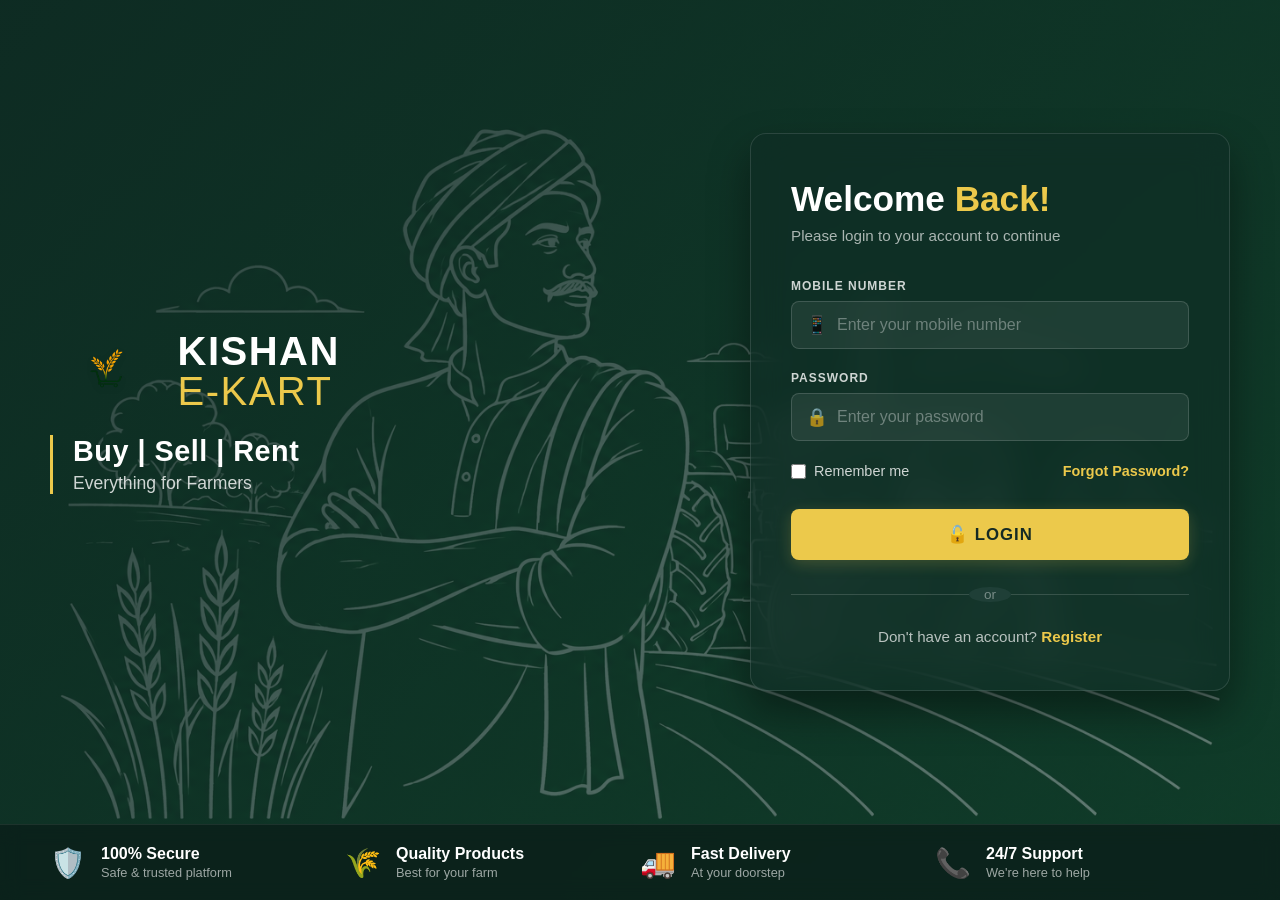
<file: index.html>
<!DOCTYPE html>
<html lang="en">

<head>
    <meta charset="UTF-8">
    <meta name="viewport" content="width=device-width, initial-scale=1.0">
    <title>Kishan E-Kart - Login</title>
    <link rel="icon" type="image/png" href="images/logo.png">
    <link rel="stylesheet" href="style.css">
</head>

<body>

    <div class="auth-page-wrapper">
        <img src="images/auth-vector.png" alt="Farm Background" class="auth-bg-img">
        <div class="auth-screen-overlay"></div>

        <div class="auth-main-container">

            <div class="auth-left-brand">
                <div class="brand">
                    <img src="images/logo.png" alt="Logo" class="logo-img">
                    <h1>KISHAN<br><span>E-KART</span></h1>
                </div>
                <div class="tagline-box">
                    <p class="tagline">Buy | Sell | Rent</p>
                    <p class="sub-tagline">Everything for Farmers</p>
                </div>
            </div>

            <div class="auth-floating-card">
                <h2>Welcome <span class="highlight">Back!</span></h2>
                <p class="card-subtext">Please login to your account to continue</p>

                <form id="loginForm">
                    <div class="input-group-custom">
                        <label>Mobile Number</label>
                        <div class="input-field-wrapper">
                            <span class="input-icon">📱</span>
                            <input type="tel" id="loginMobile" placeholder="Enter your mobile number" required>
                        </div>
                    </div>

                    <div class="input-group-custom">
                        <label>Password</label>
                        <div class="input-field-wrapper">
                            <span class="input-icon">🔒</span>
                            <input type="password" id="loginPassword" placeholder="Enter your password" required>
                        </div>
                    </div>

                    <div class="form-options-custom">
                        <label class="remember-me-custom">
                            <input type="checkbox"> Remember me
                        </label>
                        <a href="#" class="forgot-pass-custom">Forgot Password?</a>
                    </div>

                    <button type="submit" class="auth-solid-btn">🔓 LOGIN</button>
                </form>

                <div class="or-divider"><span>or</span></div>

                <p class="switch-auth-custom">Don't have an account? <a href="register.html">Register</a></p>
            </div>

        </div>

        <div class="auth-footer-badges">
            <div class="badge-item"><span class="badge-icon">🛡️</span>
                <div>
                    <h4>100% Secure</h4>
                    <p>Safe & trusted platform</p>
                </div>
            </div>
            <div class="badge-item"><span class="badge-icon">🌾</span>
                <div>
                    <h4>Quality Products</h4>
                    <p>Best for your farm</p>
                </div>
            </div>
            <div class="badge-item"><span class="badge-icon">🚚</span>
                <div>
                    <h4>Fast Delivery</h4>
                    <p>At your doorstep</p>
                </div>
            </div>
            <div class="badge-item"><span class="badge-icon">📞</span>
                <div>
                    <h4>24/7 Support</h4>
                    <p>We're here to help</p>
                </div>
            </div>
        </div>
    </div>

    <script src="auth.js"></script>
</body>

</html>
</file>
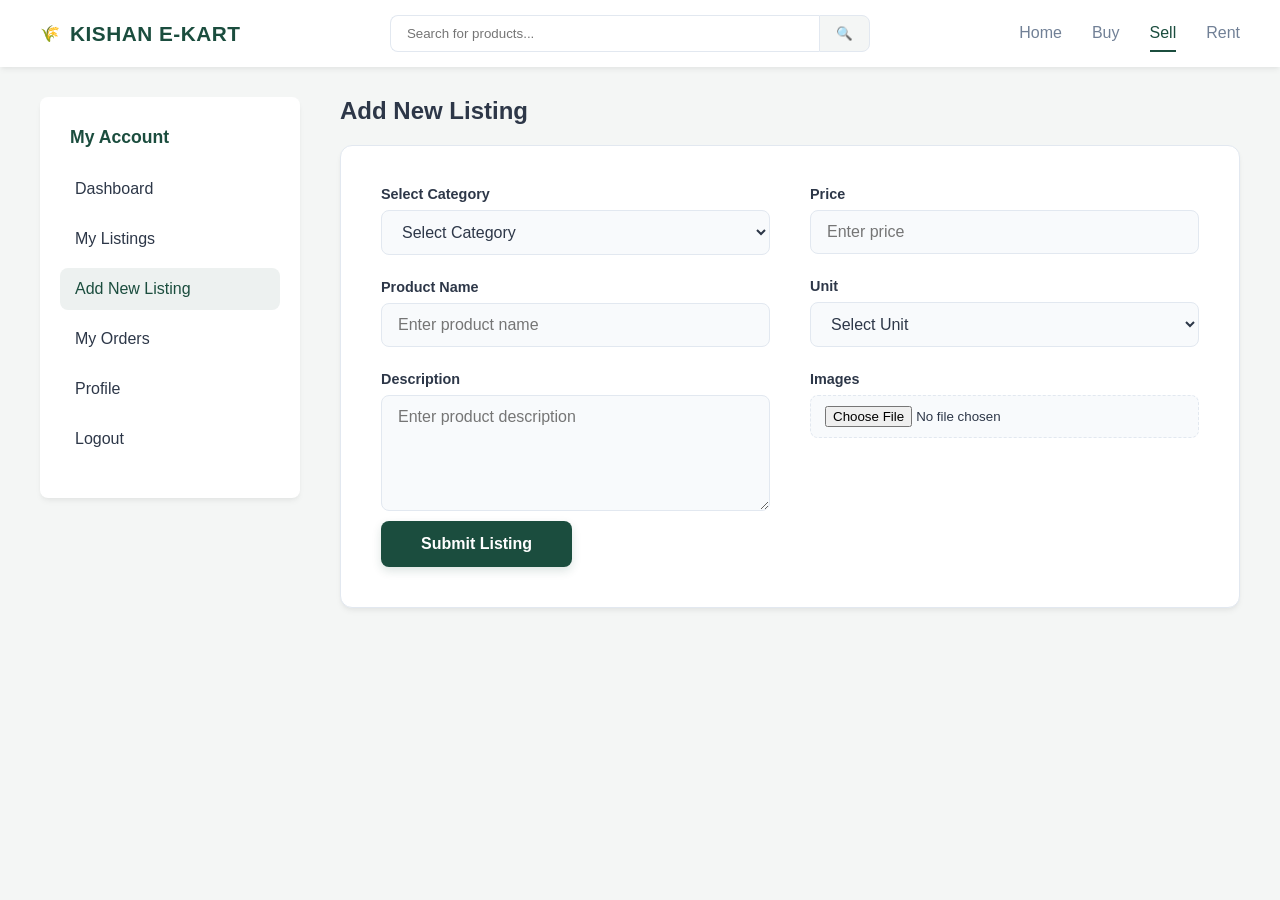
<file: add-listing.html>
<!DOCTYPE html>
<html lang="en">
<head>
    <meta charset="UTF-8">
    <meta name="viewport" content="width=device-width, initial-scale=1.0">
    <title>Sell - Add New Listing</title>
    <link rel="icon" type="image/png" href="images/logo-small.png">
    <link rel="stylesheet" href="style.css">
</head>
<body>

    <header class="main-header">
        <div class="header-logo">
            <span class="icon">🌾</span>
            <h2>KISHAN E-KART</h2>
        </div>
        <div class="search-bar-container">
            <input type="text" placeholder="Search for products...">
            <button class="search-btn">🔍</button>
        </div>
        <nav class="nav-links">
            <a href="home.html">Home</a>
            <a href="categories.html">Buy</a>
            <a href="my-listings.html" class="active">Sell</a>
            <a href="rent.html">Rent</a>
        </nav>
    </header>

    <div class="layout-container">
        <aside class="sidebar-menu">
            <h3>My Account</h3>
            <ul>
                <li><a href="#">Dashboard</a></li>
                <li><a href="my-listings.html">My Listings</a></li>
                <li><a href="add-listing.html" class="active">Add New Listing</a></li>
                <li><a href="#">My Orders</a></li>
                <li><a href="#">Profile</a></li>
                <li><a href="index.html">Logout</a></li>
            </ul>
        </aside>

        <main class="content-area">
            <h2>Add New Listing</h2>
            
            <form id="addListingForm" class="listing-form">
                <div class="form-grid">
                    <div class="form-left">
                        <div class="input-group">
                            <label>Select Category</label>
                            <select id="listCategory" required>
                                <option value="">Select Category</option>
                                <option value="seeds">Seeds</option>
                                <option value="fertilizers">Fertilizers</option>
                                <option value="machinery">Machinery/Tools</option>
                            </select>
                        </div>

                        <div class="input-group">
                            <label>Product Name</label>
                            <input type="text" id="listName" placeholder="Enter product name" required>
                        </div>

                        <div class="input-group">
                            <label>Description</label>
                            <textarea id="listDesc" rows="5" placeholder="Enter product description" required></textarea>
                        </div>
                    </div>

                    <div class="form-right">
                        <div class="input-group">
                            <label>Price</label>
                            <input type="number" id="listPrice" placeholder="Enter price" required>
                        </div>

                        <div class="input-group">
                            <label>Unit</label>
                            <select id="listUnit" required>
                                <option value="">Select Unit</option>
                                <option value="kg">per kg</option>
                                <option value="quintal">per Quintal</option>
                                <option value="day">per day (For Rent)</option>
                            </select>
                        </div>

                        <div class="input-group">
                            <label>Images</label>
                            <input type="file" id="listImage">
                        </div>
                    </div>
                </div>

                <button type="submit" class="submit-btn">Submit Listing</button>
            </form>
        </main>
    </div>

    <script src="script.js"></script>
</body>
</html>
</file>
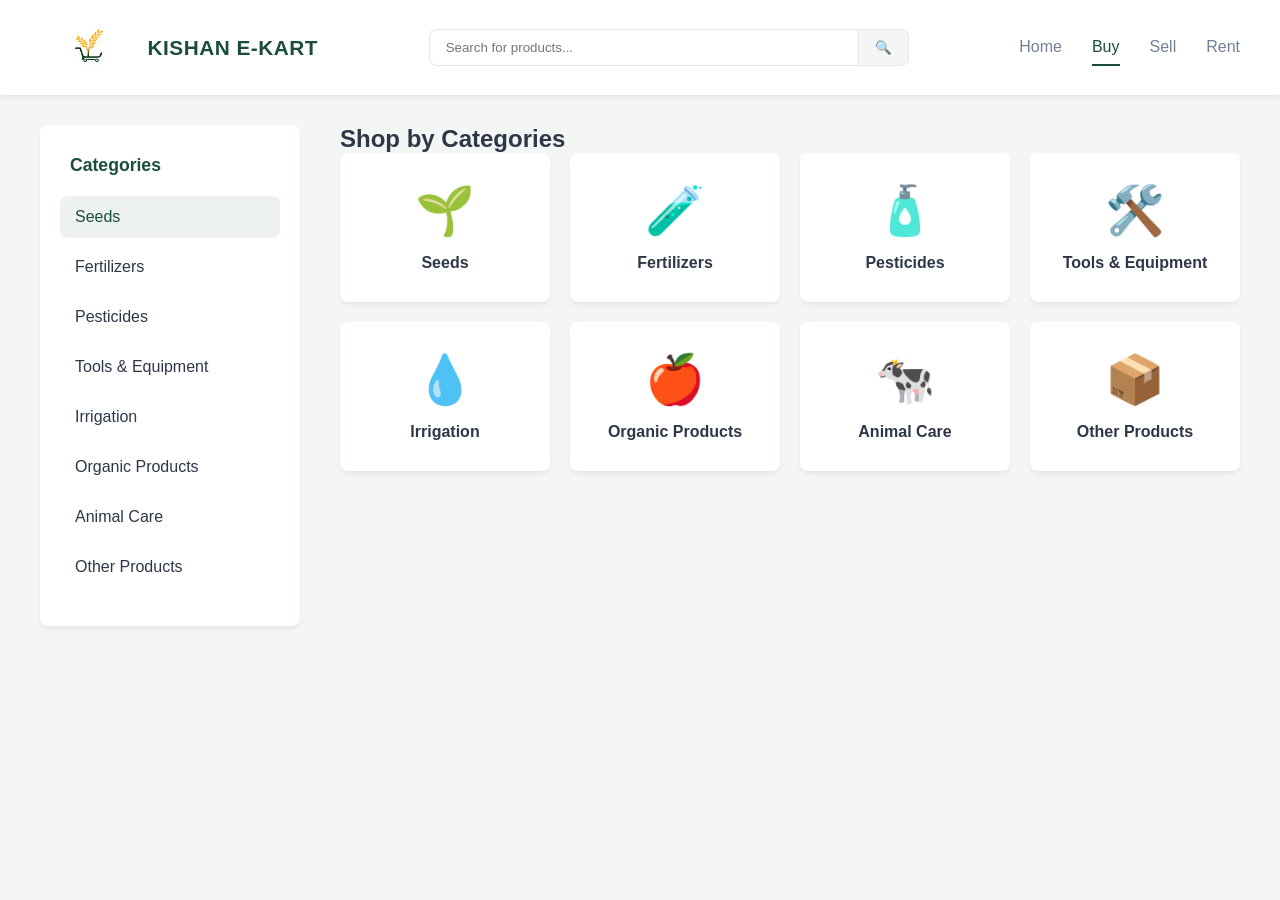
<file: categories.html>
<!DOCTYPE html>
<html lang="en">
<head>
    <meta charset="UTF-8">
    <meta name="viewport" content="width=device-width, initial-scale=1.0">
    <title>Buy - Categories</title>
    <link rel="icon" type="image/png" href="images/logo-small.png">
    <link rel="stylesheet" href="style.css">
</head>
<body>

    <header class="main-header">
        <div class="header-logo">
    <img src="images/logo.png" alt="Logo" class="logo-img">
    <h2>KISHAN E-KART</h2>
</div>
        <div class="search-bar-container">
            <input type="text" placeholder="Search for products...">
            <button class="search-btn">🔍</button>
        </div>
        <nav class="nav-links">
            <a href="home.html">Home</a>
            <a href="categories.html" class="active">Buy</a>
            <a href="my-listings.html">Sell</a>
            <a href="rent.html">Rent</a>
        </nav>
    </header>

    <div class="layout-container">
        <aside class="sidebar-menu">
            <h3>Categories</h3>
            <ul>
                <li><a href="products.html?cat=seeds" class="active">Seeds</a></li>
                <li><a href="#">Fertilizers</a></li>
                <li><a href="#">Pesticides</a></li>
                <li><a href="#">Tools & Equipment</a></li>
                <li><a href="#">Irrigation</a></li>
                <li><a href="#">Organic Products</a></li>
                <li><a href="#">Animal Care</a></li>
                <li><a href="#">Other Products</a></li>
            </ul>
        </aside>

        <main class="content-area">
            <h2 class="section-title">Shop by Categories</h2>
            
            <div class="categories-grid">
                <a href="products.html?cat=seeds" class="category-box">
                    <div class="img-box">🌱</div>
                    <p>Seeds</p>
                </a>
                <div class="category-box">
                    <div class="img-box">🧪</div>
                    <p>Fertilizers</p>
                </div>
                <div class="category-box">
                    <div class="img-box">🧴</div>
                    <p>Pesticides</p>
                </div>
                <div class="category-box">
                    <div class="img-box">🛠️</div>
                    <p>Tools & Equipment</p>
                </div>
                <div class="category-box">
                    <div class="img-box">💧</div>
                    <p>Irrigation</p>
                </div>
                <div class="category-box">
                    <div class="img-box">🍎</div>
                    <p>Organic Products</p>
                </div>
                <div class="category-box">
                    <div class="img-box">🐄</div>
                    <p>Animal Care</p>
                </div>
                <div class="category-box">
                    <div class="img-box">📦</div>
                    <p>Other Products</p>
                </div>
            </div>
        </main>
    </div>

    <script src="script.js"></script>
</body>
</html>
</file>
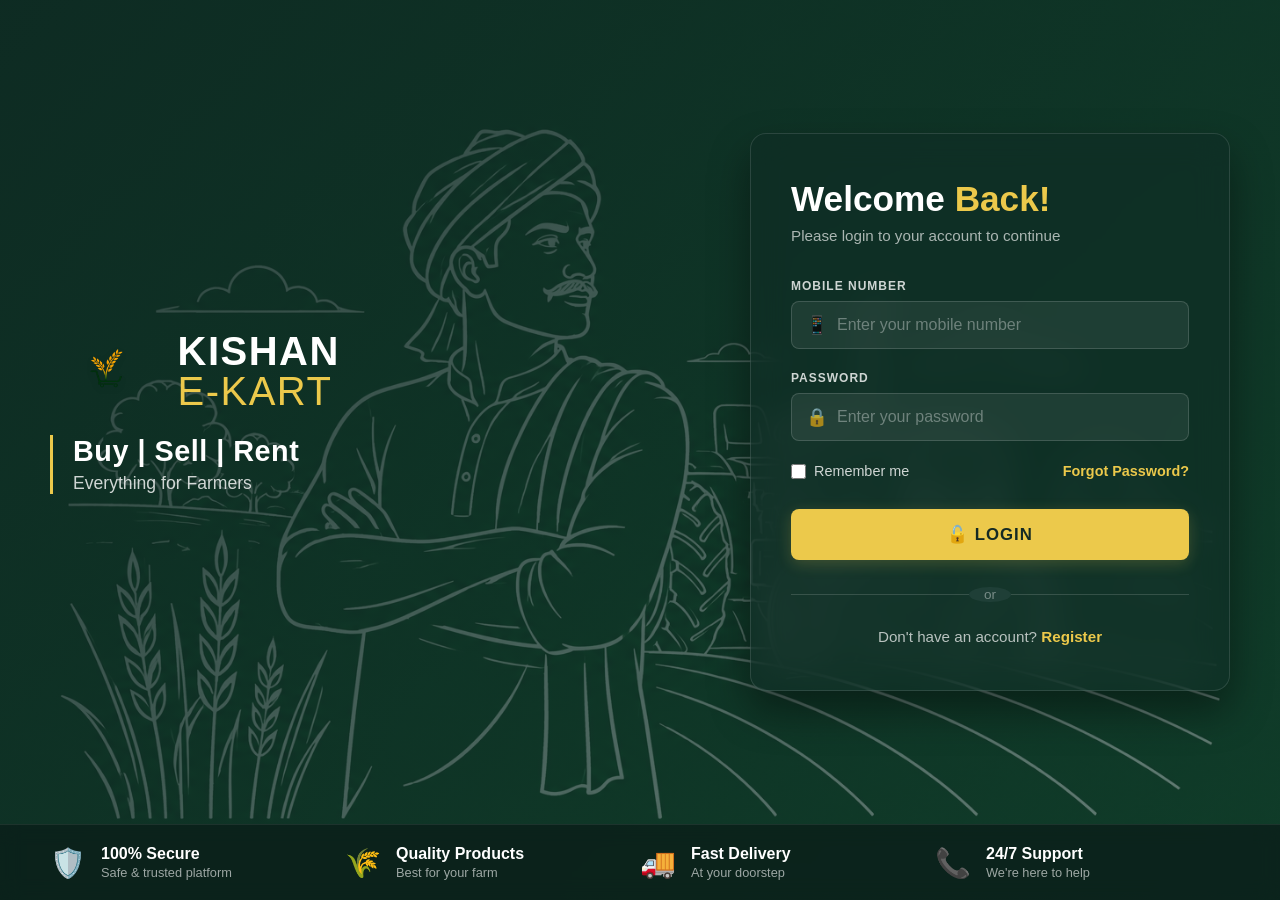
<file: home.html>
<!DOCTYPE html>
<html lang="en">
<head>
    <meta charset="UTF-8">
    <meta name="viewport" content="width=device-width, initial-scale=1.0">
    <title>Kishan E-Kart - Home</title>
    <link rel="icon" type="image/png" href="images/logo.png">
    <link rel="stylesheet" href="style.css">
</head>
<body>

    <div id="loader">
        <div class="loader-content">
            <div class="loader-icon-wrapper">
                <svg class="loader-svg" viewBox="0 0 64 64" fill="none" xmlns="http://www.w3.org/2000/svg">
                    <path d="M32 60V34M32 34C32 26 24 20 14 22C14 22 18 32 32 34ZM32 34C32 24 42 16 52 16C52 16 50 28 32 34Z" stroke="#ffffff" stroke-width="4" stroke-linecap="round" stroke-linejoin="round"/>
                </svg>
            </div>
            <div class="loader-bar-container">
                <div class="loader-progress-bar"></div>
            </div>
            <p class="loader-text">KISHAN E-KART</p>
        </div>
    </div>

    <header class="main-header">
        <div class="header-logo">
            <img src="images/logo.png" alt="Logo" class="logo-img">
            <h2>KISHAN E-KART</h2>
        </div>
        <div class="search-bar-container">
            <input type="text" placeholder="સર્વિસ, સાધનો, ઉત્પાદનો શોધો...">
            <button class="search-btn">🔍</button>
        </div>
        <nav class="nav-links">
            <a href="home.html" class="active">હોમ</a>
            <a href="categories.html">خરીદો</a>
            <a href="my-listings.html">વેચો</a>
            <a href="rent.html">ભાડે લો</a>
            <a href="#" id="logoutBtn">લોગઆઉટ</a>
        </nav>
    </header>

    <main class="home-main-wrapper">
        
        <section class="premium-hero-banner">
            <img src="images/farm-banner.png" alt="Farm Banner" class="banner-background-image">
            <div class="banner-left-overlay"></div> <div class="banner-inner-content">
                <h1>તમારું સ્વાગત છે!</h1>
                <p class="subtitle">ખરીદો, વેચો અને ભાડે લો - ખેડૂતો માટે બધું જ એક જગ્યાએ.</p>
            </div>
        </section>

        <section class="clean-services-grid">
            
            <div class="service-main-card">
                <div class="card-img-holder">
                    <img src="images/wheat.png" alt="ખરીદો">
                </div>
                <div class="card-main-info">
                    <h3>ખરીદો</h3>
                    <p>ઉત્પાદનો ખરીદો</p>
                    <a href="categories.html" class="card-solid-action-btn">જુઓ</a>
                </div>
            </div>

            <div class="service-main-card">
                <div class="card-img-holder">
                    <img src="images/maize.png" alt="વેચો">
                </div>
                <div class="card-main-info">
                    <h3>વેચો</h3>
                    <p>ઉત્પાદનો વેચો</p>
                    <a href="my-listings.html" class="card-solid-action-btn">વેચો</a>
                </div>
            </div>

            <div class="service-main-card">
                <div class="card-img-holder">
                    <img src="images/tractor.png" alt="ભાડે લો">
                </div>
                <div class="card-main-info">
                    <h3>ભાડે લો</h3>
                    <p>સાધનો ભાડે લો</p>
                    <a href="rent.html" class="card-solid-action-btn">જુઓ</a>
                </div>
            </div>

        </section>
    </main>

    <script src="auth.js"></script>
    <script src="script.js"></script>
</body>
</html>
</file>
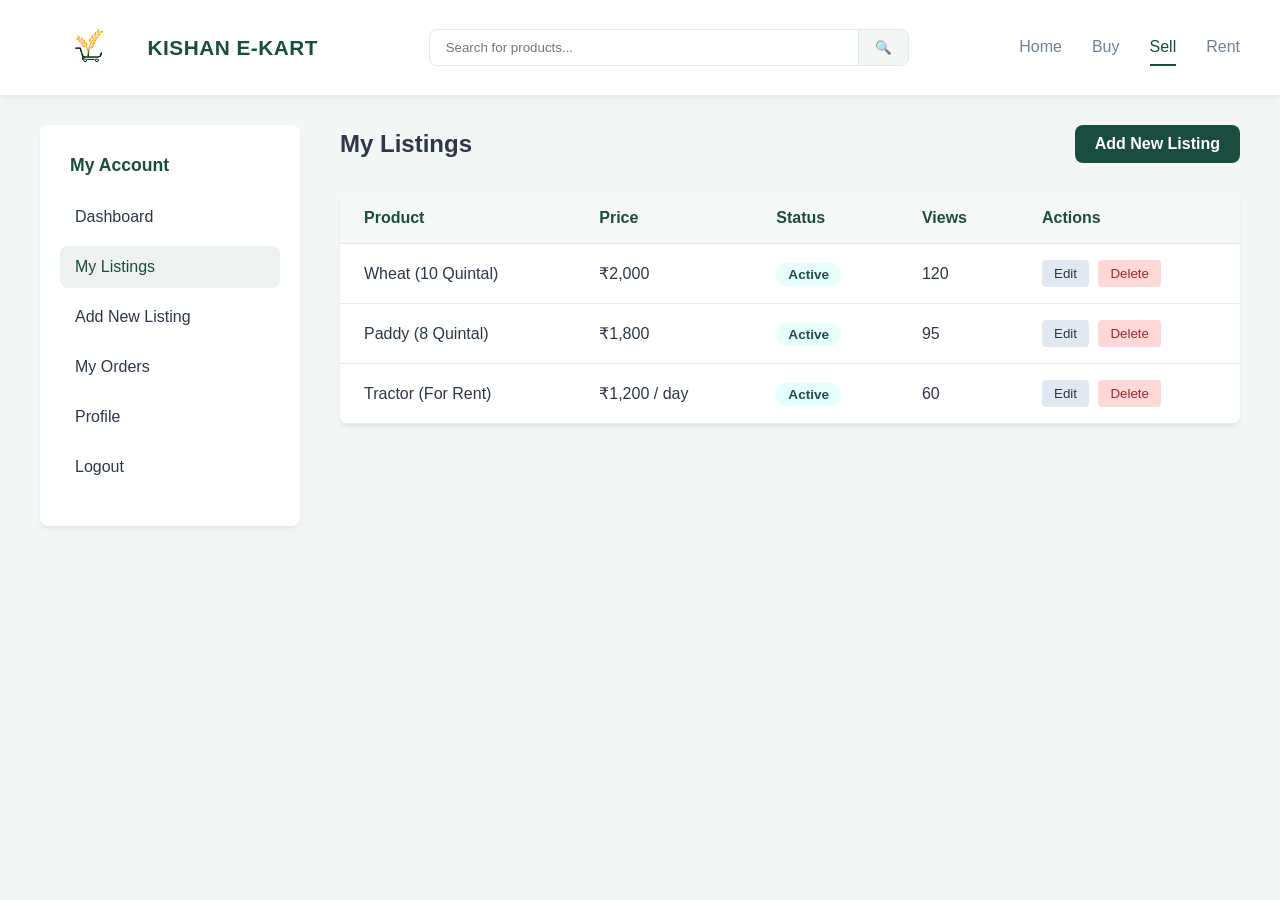
<file: my-listings.html>
<!DOCTYPE html>
<html lang="en">
<head>
    <meta charset="UTF-8">
    <meta name="viewport" content="width=device-width, initial-scale=1.0">
    <title>Sell - My Listings</title>
    <link rel="icon" type="image/png" href="images/logo-small.png">
    <link rel="stylesheet" href="style.css">
</head>
<body>

    <header class="main-header">
        <div class="header-logo">
    <img src="images/logo.png" alt="Logo" class="logo-img">
    <h2>KISHAN E-KART</h2>
</div>
        <div class="search-bar-container">
            <input type="text" placeholder="Search for products...">
            <button class="search-btn">🔍</button>
        </div>
        <nav class="nav-links">
            <a href="home.html">Home</a>
            <a href="categories.html">Buy</a>
            <a href="my-listings.html" class="active">Sell</a>
            <a href="rent.html">Rent</a>
        </nav>
    </header>

    <div class="layout-container">
        <aside class="sidebar-menu">
            <h3>My Account</h3>
            <ul>
                <li><a href="#">Dashboard</a></li>
                <li><a href="my-listings.html" class="active">My Listings</a></li>
                <li><a href="add-listing.html">Add New Listing</a></li>
                <li><a href="#">My Orders</a></li>
                <li><a href="#">Profile</a></li>
                <li><a href="index.html">Logout</a></li>
            </ul>
        </aside>

        <main class="content-area">
            <div class="content-header">
                <h2>My Listings</h2>
                <a href="add-listing.html" class="add-new-btn">Add New Listing</a>
            </div>

            <div class="table-container">
                <table class="listings-table">
                    <thead>
                        <tr>
                            <th>Product</th>
                            <th>Price</th>
                            <th>Status</th>
                            <th>Views</th>
                            <th>Actions</th>
                        </tr>
                    </thead>
                    <tbody id="listingsTableBody">
                        <tr>
                            <td>Wheat (10 Quintal)</td>
                            <td>₹2,000</td>
                            <td><span class="status-active">Active</span></td>
                            <td>120</td>
                            <td>
                                <button class="edit-btn">Edit</button>
                                <button class="delete-btn">Delete</button>
                            </td>
                        </tr>
                        <tr>
                            <td>Paddy (8 Quintal)</td>
                            <td>₹1,800</td>
                            <td><span class="status-active">Active</span></td>
                            <td>95</td>
                            <td>
                                <button class="edit-btn">Edit</button>
                                <button class="delete-btn">Delete</button>
                            </td>
                        </tr>
                        <tr>
                            <td>Tractor (For Rent)</td>
                            <td>₹1,200 / day</td>
                            <td><span class="status-active">Active</span></td>
                            <td>60</td>
                            <td>
                                <button class="edit-btn">Edit</button>
                                <button class="delete-btn">Delete</button>
                            </td>
                        </tr>
                    </tbody>
                </table>
            </div>
        </main>
    </div>

    <script src="script.js"></script>
</body>
</html>
</file>
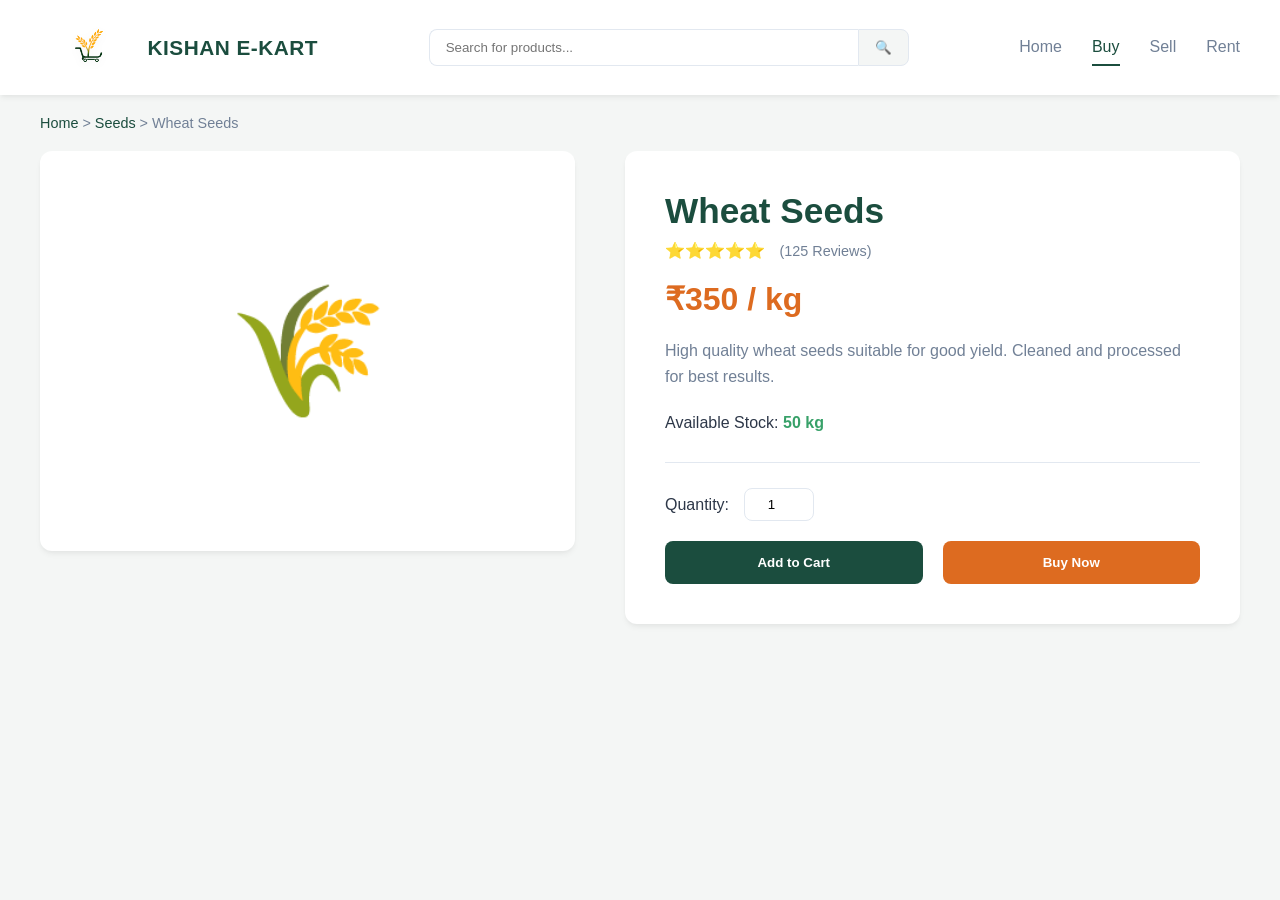
<file: product-details.html>
<!DOCTYPE html>
<html lang="en">
<head>
    <meta charset="UTF-8">
    <meta name="viewport" content="width=device-width, initial-scale=1.0">
    <title>Product Details - Buy</title>
    <link rel="icon" type="image/png" href="images/logo-small.png">
    <link rel="stylesheet" href="style.css">
</head>
<body>

    <header class="main-header">
      <div class="header-logo">
    <img src="images/logo.png" alt="Logo" class="logo-img">
    <h2>KISHAN E-KART</h2>
</div>
        <div class="search-bar-container">
            <input type="text" placeholder="Search for products...">
            <button class="search-btn">🔍</button>
        </div>
        <nav class="nav-links">
            <a href="home.html">Home</a>
            <a href="categories.html" class="active">Buy</a>
            <a href="my-listings.html">Sell</a>
            <a href="rent.html">Rent</a>
        </nav>
    </header>

    <div class="breadcrumb">
        <p><a href="home.html">Home</a> > <a href="categories.html">Seeds</a> > <span>Wheat Seeds</span></p>
    </div>

    <main class="details-container">
        <div class="details-image-section">
            <div class="big-img-holder">🌾</div>
        </div>

        <div class="details-info-section">
            <h1 id="prodName">Wheat Seeds</h1>
            <div class="rating">⭐⭐⭐⭐⭐ <span class="reviews-count">(125 Reviews)</span></div>
            
            <h2 class="price-tag" id="prodPrice">₹350 / kg</h2>
            
            <p class="description">High quality wheat seeds suitable for good yield. Cleaned and processed for best results.</p>
            
            <p class="stock-status">Available Stock: <span>50 kg</span></p>

            <div class="purchase-actions">
                <div class="quantity-box">
                    <label>Quantity: </label>
                    <input type="number" id="prodQuantity" value="1" min="1">
                </div>
                <div class="btn-group">
                    <button class="add-cart-btn" onclick="addDetailedToCart()">Add to Cart</button>
                    <button class="buy-now-btn">Buy Now</button>
                </div>
            </div>
        </div>
    </main>

    <script src="script.js"></script>
</body>
</html>
</file>
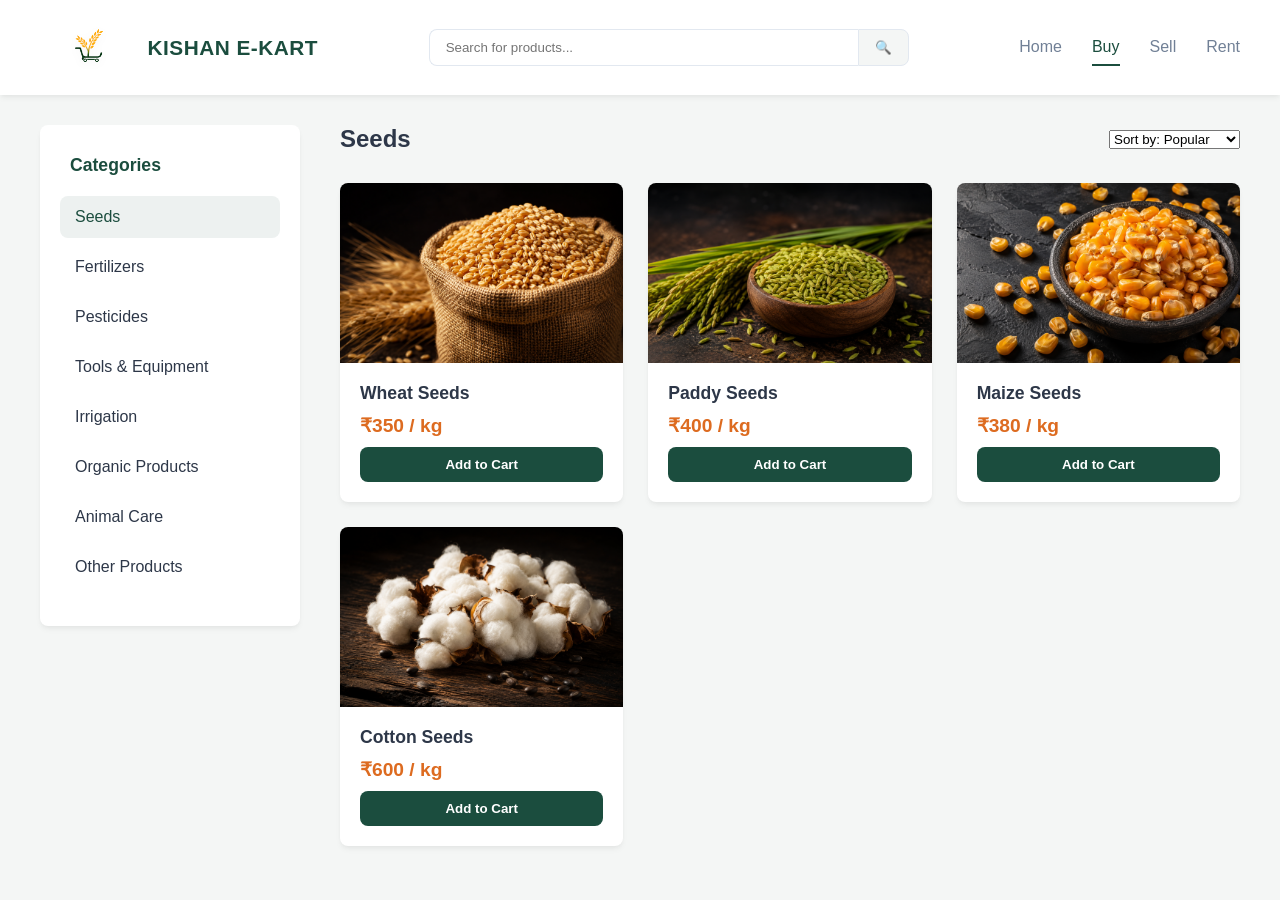
<file: products.html>
<!DOCTYPE html>
<html lang="en">
<head>
    <meta charset="UTF-8">
    <meta name="viewport" content="width=device-width, initial-scale=1.0">
    <title>Buy - Products List</title>
    <link rel="icon" type="image/png" href="images/logo-small.png">
    <link rel="stylesheet" href="style.css">
</head>
<body>

    <header class="main-header">
       <div class="header-logo">
    <img src="images/logo.png" alt="Logo" class="logo-img">
    <h2>KISHAN E-KART</h2>
</div>
        <div class="search-bar-container">
            <input type="text" placeholder="Search for products...">
            <button class="search-btn">🔍</button>
        </div>
        <nav class="nav-links">
            <a href="home.html">Home</a>
            <a href="categories.html" class="active">Buy</a>
            <a href="my-listings.html">Sell</a>
            <a href="rent.html">Rent</a>
        </nav>
    </header>

    <div class="layout-container">
        <aside class="sidebar-menu">
            <h3>Categories</h3>
            <ul>
                <li><a href="#" class="active">Seeds</a></li>
                <li><a href="#">Fertilizers</a></li>
                <li><a href="#">Pesticides</a></li>
                <li><a href="#">Tools & Equipment</a></li>
                <li><a href="#">Irrigation</a></li>
                <li><a href="#">Organic Products</a></li>
                <li><a href="#">Animal Care</a></li>
                <li><a href="#">Other Products</a></li>
            </ul>
        </aside>

        <main class="content-area">
            <div class="content-header">
                <h2>Seeds</h2>
                <div class="filters">
                    <select id="sortProducts">
                        <option value="popular">Sort by: Popular</option>
                        <option value="low">Price: Low to High</option>
                        <option value="high">Price: High to Low</option>
                    </select>
                </div>
            </div>

            <div class="products-grid" id="productsContainer">
                
    <div class="product-card">
        <div class="product-img-holder" style="background: none;">
            <img src="images/wheat.png" alt="Wheat Seeds" style="width: 100%; height: 100%; object-fit: cover;">
        </div>
        <div class="product-info">
            <a href="product-details.html?id=wheat" class="product-title">Wheat Seeds</a>
            <p class="product-price">₹350 / kg</p>
            <button class="add-to-cart-btn" onclick="addToCart('Wheat Seeds', 350)">Add to Cart</button>
        </div>
    </div>

    <div class="product-card">
        <div class="product-img-holder" style="background: none;">
            <img src="images/paddy.png" alt="Paddy Seeds" style="width: 100%; height: 100%; object-fit: cover;">
        </div>
        <div class="product-info">
            <a href="#" class="product-title">Paddy Seeds</a>
            <p class="product-price">₹400 / kg</p>
            <button class="add-to-cart-btn" onclick="addToCart('Paddy Seeds', 400)">Add to Cart</button>
        </div>
    </div>

    <div class="product-card">
        <div class="product-img-holder" style="background: none;">
            <img src="images/maize.png" alt="Maize Seeds" style="width: 100%; height: 100%; object-fit: cover;">
        </div>
        <div class="product-info">
            <a href="#" class="product-title">Maize Seeds</a>
            <p class="product-price">₹380 / kg</p>
            <button class="add-to-cart-btn" onclick="addToCart('Maize Seeds', 380)">Add to Cart</button>
        </div>
    </div>

    <div class="product-card">
        <div class="product-img-holder" style="background: none;">
            <img src="images/cotton.png" alt="Cotton Seeds" style="width: 100%; height: 100%; object-fit: cover;">
        </div>
        <div class="product-info">
            <a href="#" class="product-title">Cotton Seeds</a>
            <p class="product-price">₹600 / kg</p>
            <button class="add-to-cart-btn" onclick="addToCart('Cotton Seeds', 600)">Add to Cart</button>
        </div>
    </div>

</div>
        </main>
    </div>

    <script src="script.js"></script>
</body>
</html>
</file>
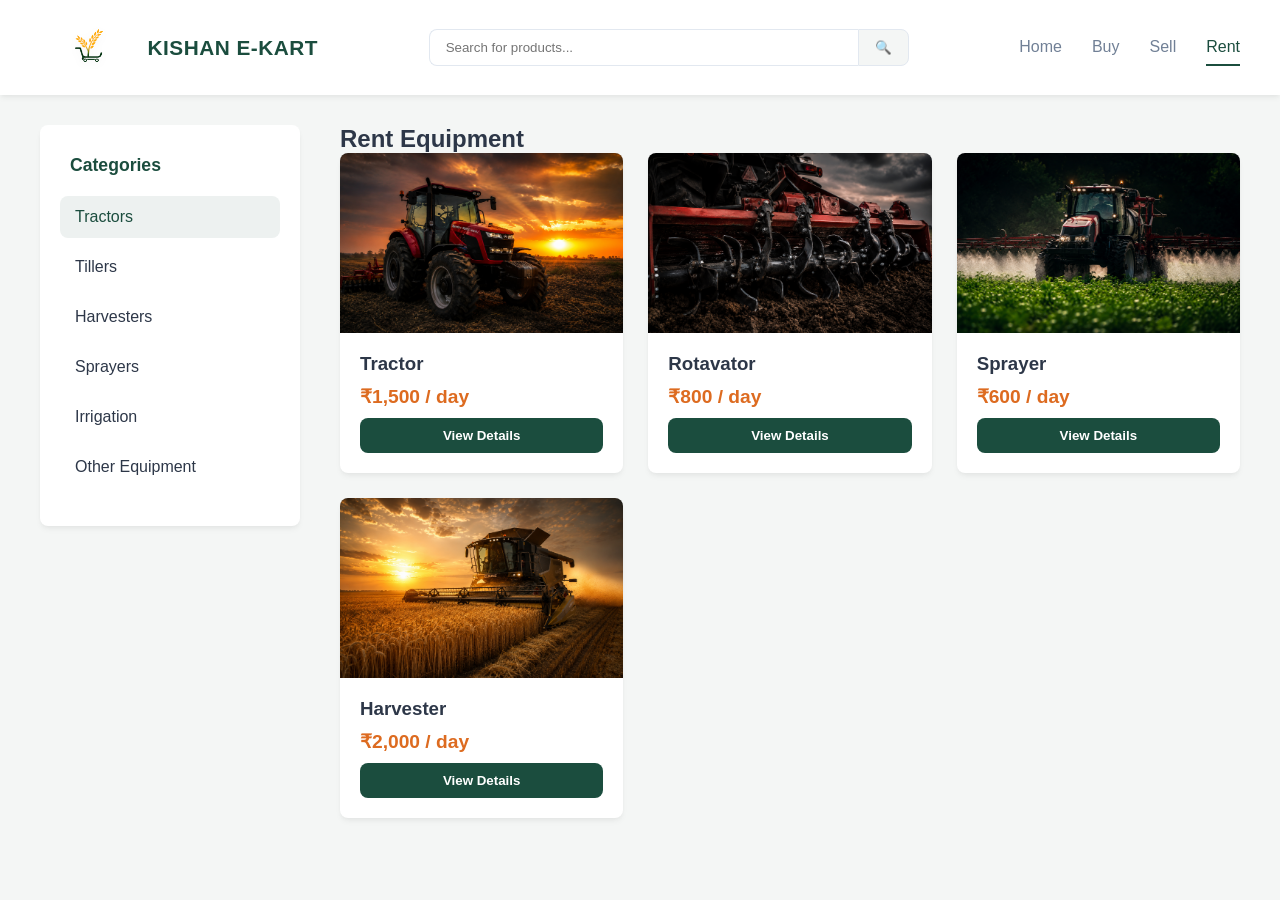
<file: rent.html>
<!DOCTYPE html>
<html lang="en">

<head>
    <meta charset="UTF-8">
    <meta name="viewport" content="width=device-width, initial-scale=1.0">
    <title>Rent - Equipment List</title>
    <link rel="icon" type="image/png" href="images/logo-small.png">
    <link rel="stylesheet" href="style.css">
</head>

<body>

    <header class="main-header">
        <div class="header-logo">
            <img src="images/logo.png" alt="Logo" class="logo-img">
            <h2>KISHAN E-KART</h2>
        </div>
        <div class="search-bar-container">
            <input type="text" placeholder="Search for products...">
            <button class="search-btn">🔍</button>
        </div>
        <nav class="nav-links">
            <a href="home.html">Home</a>
            <a href="categories.html">Buy</a>
            <a href="my-listings.html">Sell</a>
            <a href="rent.html" class="active">Rent</a>
        </nav>
    </header>

    <div class="layout-container">
        <aside class="sidebar-menu">
            <h3>Categories</h3>
            <ul>
                <li><a href="#" class="active">Tractors</a></li>
                <li><a href="#">Tillers</a></li>
                <li><a href="#">Harvesters</a></li>
                <li><a href="#">Sprayers</a></li>
                <li><a href="#">Irrigation</a></li>
                <li><a href="#">Other Equipment</a></li>
            </ul>
        </aside>

        <main class="content-area">
            <h2>Rent Equipment</h2>

            <div class="products-grid">
                <div class="product-card">
                    <div class="product-img-holder" style="background: none;">
                        <img src="images/tractor.png" alt="Tractor"
                            style="width: 100%; height: 100%; object-fit: cover;">
                    </div>
                    <div class="product-info">
                        <h3>Tractor</h3>
                        <p class="product-price">₹1,500 / day</p>
                        <button class="view-details-btn">View Details</button>
                    </div>
                </div>

                <div class="product-card">
                    <div class="product-img-holder" style="background: none;">
                        <img src="images/rotavator.png" alt="Rotavator"
                            style="width: 100%; height: 100%; object-fit: cover;">
                    </div>
                    <div class="product-info">
                        <h3>Rotavator</h3>
                        <p class="product-price">₹800 / day</p>
                        <button class="view-details-btn">View Details</button>
                    </div>
                </div>

                <div class="product-card">
                    <div class="product-img-holder" style="background: none;">
                        <img src="images/sprayer.png" alt="Sprayer"
                            style="width: 100%; height: 100%; object-fit: cover;">
                    </div>
                    <div class="product-info">
                        <h3>Sprayer</h3>
                        <p class="product-price">₹600 / day</p>
                        <button class="view-details-btn">View Details</button>
                    </div>
                </div>

                <div class="product-card">
                    <div class="product-img-holder" style="background: none;">
                        <img src="images/harvester.png" alt="Harvester"
                            style="width: 100%; height: 100%; object-fit: cover;">
                    </div>
                    <div class="product-info">
                        <h3>Harvester</h3>
                        <p class="product-price">₹2,000 / day</p>
                        <button class="view-details-btn">View Details</button>
                    </div>
                </div>
            </div>
        </main>
    </div>

    <script src="script.js"></script>
</body>

</html>
</file>
<file: style.css>
/* ==========================================================================
   1. GLOBAL STYLES & VARIABLES (બધા પેજ માટે કોમન સેટિંગ્સ)
   ========================================================================== */
:root {
    --primary-color: #1b4d3e;
    --secondary-color: #2c6b56;
    --bg-light: #f4f6f5;
    --white: #ffffff;
    --text-dark: #2d3748;
    --text-muted: #718096;
    --border-color: #e2e8f0;
    --accent-orange: #dd6b20;
    --shadow: 0 4px 6px -1px rgba(0, 0, 0, 0.05), 0 2px 4px -1px rgba(0, 0, 0, 0.03);
    --radius: 8px;
}

* {
    margin: 0;
    padding: 0;
    box-sizing: border-box;
    font-family: -apple-system, BlinkMacSystemFont, "Segoe UI", Roboto, sans-serif;
}

body {
    background-color: var(--bg-light);
    color: var(--text-dark);
    min-height: 100vh;
    overflow-x: hidden;
}

a {
    text-decoration: none;
    color: inherit;
}

/* ==========================================================================
   2. AUTH PAGES (નવો ફૂલ-સ્ક્રીન સિનેમેટિક અને ગ્લાસમોડર્ન લુક)
   ========================================================================== */
.auth-page-wrapper {
    position: relative;
    width: 100%;
    min-height: 100vh;
    display: flex;
    flex-direction: column;
    justify-content: space-between;
    overflow-x: hidden;
    background-color: #0f2a24;
}

/* ફુલ સ્ક્રીન બેકગ્રાઉન્ડ ફોટો સેટિંગ */
.auth-bg-img {
    position: absolute;
    top: 0;
    left: 0;
    width: 100%;
    height: 100%;
    object-fit: cover;
    z-index: 0;
}

/* ફોટા પર ડાર્ક ગ્રીન પ્રીમિયમ ગ્રેડિયન્ટ ઓવરલે */
.auth-screen-overlay {
    position: absolute;
    top: 0;
    left: 0;
    width: 100%;
    height: 100%;
    background: linear-gradient(135deg, rgba(15, 42, 36, 0.9) 0%, rgba(22, 62, 50, 0.65) 100%);
    z-index: 1;
}

/* મુખ્ય કન્ટેનર */
.auth-main-container {
    position: relative;
    z-index: 2;
    display: flex;
    justify-content: space-between;
    align-items: center;
    max-width: 1300px;
    width: 100%;
    margin: auto;
    padding: 40px 50px;
    gap: 50px;
}

/* ડાબી બાજુનું કન્ટેન્ટ */
.auth-left-brand {
    color: #ffffff;
    flex: 1;
}

.auth-left-brand .brand {
    display: flex;
    align-items: center;
    gap: 15px;
    margin-bottom: 24px;
}

.auth-left-brand .logo-img {
    height: 75px;
    width: auto;
    object-fit: contain;
}

.auth-left-brand h1 {
    font-size: 2.5rem;
    line-height: 1;
    font-weight: 900;
    letter-spacing: 1.5px;
}

.auth-left-brand h1 span {
    font-weight: 300;
    color: #ecc94b; /* E-KART ગોલ્ડન */
}

.tagline-box {
    border-left: 3px solid #ecc94b;
    padding-left: 20px;
    margin-top: 10px;
}

.tagline-box .tagline {
    font-size: 1.8rem;
    font-weight: 700;
    letter-spacing: 0.5px;
}

.tagline-box .sub-tagline {
    font-size: 1.1rem;
    opacity: 0.8;
    margin-top: 5px;
}

/* 🔥 જમણી બાજુનું ટ્રાન્સપરન્ટ ગ્લાસ ફ્લોટિંગ કાર્ડ (Glassmorphism) */
.auth-floating-card {
    background: rgba(15, 42, 36, 0.5); /* ટ્રાન્સપરન્ટ ડાર્ક ગ્રીન */
    backdrop-filter: blur(16px); /* ગ્લાસ જેવી બ્લર ઇફેક્ટ */
    -webkit-backdrop-filter: blur(16px);
    border: 1px solid rgba(255, 255, 255, 0.12);
    border-radius: 16px;
    padding: 45px 40px;
    width: 480px;
    box-shadow: 0 20px 40px rgba(0, 0, 0, 0.4);
    color: #ffffff;
}

.auth-floating-card h2 {
    font-size: 2.2rem;
    font-weight: 700;
    margin-bottom: 8px;
}

.auth-floating-card h2 .highlight {
    color: #ecc94b; /* ગોલ્ડન હાઇલાઇટ */
}

.card-subtext {
    color: rgba(255, 255, 255, 0.65);
    font-size: 0.95rem;
    margin-bottom: 35px;
}

/* ઇનપુટ ફિલ્ડ્સ સેટિંગ્સ */
.input-group-custom {
    margin-bottom: 22px;
    display: flex;
    flex-direction: column;
    gap: 8px;
}

.input-group-custom label {
    font-size: 0.75rem;
    font-weight: 600;
    text-transform: uppercase;
    letter-spacing: 1px;
    color: rgba(255, 255, 255, 0.8);
}

.input-field-wrapper {
    position: relative;
    display: flex;
    align-items: center;
}

.input-icon {
    position: absolute;
    left: 15px;
    font-size: 1.1rem;
    opacity: 0.7;
}

.input-field-wrapper input {
    width: 100%;
    padding: 14px 16px 14px 45px; /* આઇકોન માટે ડાબી બાજુથી જગ્યા છોડી */
    background: rgba(255, 255, 255, 0.07);
    border: 1.5px solid rgba(255, 255, 255, 0.15);
    border-radius: 8px;
    font-size: 1rem;
    color: #ffffff;
    outline: none;
    transition: all 0.2s ease;
}

.input-field-wrapper input::placeholder {
    color: rgba(255, 255, 255, 0.35);
}

.input-field-wrapper input:focus {
    border-color: #ecc94b;
    background: rgba(255, 255, 255, 0.12);
    box-shadow: 0 0 0 4px rgba(236, 201, 75, 0.15);
}

/* ઓપ્શન્સ અને લિંક્સ */
.form-options-custom {
    display: flex;
    justify-content: space-between;
    align-items: center;
    font-size: 0.9rem;
    margin-bottom: 30px;
}

.remember-me-custom {
    display: flex;
    align-items: center;
    gap: 8px;
    cursor: pointer;
    color: rgba(255, 255, 255, 0.8);
}

.remember-me-custom input {
    accent-color: #ecc94b;
    width: 15px; height: 15px;
}

.forgot-pass-custom {
    color: #ecc94b;
    font-weight: 600;
}

/* સોલિડ મોડર્ન ગોલ્ડન બટન */
.auth-solid-btn {
    width: 100%;
    padding: 15px;
    background-color: #ecc94b;
    color: #152a24;
    border: none;
    border-radius: 8px;
    font-size: 1.05rem;
    font-weight: 700;
    letter-spacing: 1px;
    cursor: pointer;
    transition: all 0.2s ease;
    box-shadow: 0 4px 15px rgba(236, 201, 75, 0.2);
}

.auth-solid-btn:hover {
    background-color: #f6e05e;
    transform: translateY(-1px);
    box-shadow: 0 6px 20px rgba(236, 201, 75, 0.35);
}

/* ઓર ડિવાઇડર */
.or-divider {
    text-align: center;
    margin: 25px 0;
    position: relative;
}
.or-divider::before {
    content: ''; position: absolute; top: 50%; left: 0; width: 100%; height: 1px;
    background: rgba(255, 255, 255, 0.15); z-index: 1;
}
.or-divider span {
    position: relative; z-index: 2; background: #1f3f37;
    padding: 0 15px; color: rgba(255, 255, 255, 0.4); font-size: 0.85rem;
    border-radius: 50%;
}

.switch-auth-custom {
    text-align: center;
    font-size: 0.95rem;
    color: rgba(255, 255, 255, 0.7);
}

.switch-auth-custom a {
    color: #ecc94b;
    font-weight: 700;
}

/* 🌟 બોટમ ટ્રસ્ટ બેજીસ (Footer રો) */
.auth-footer-badges {
    position: relative;
    z-index: 2;
    background: rgba(10, 30, 25, 0.8);
    backdrop-filter: blur(10px);
    border-top: 1px solid rgba(255, 255, 255, 0.08);
    display: grid;
    grid-template-columns: repeat(4, 1fr);
    padding: 20px 50px;
    width: 100%;
}

.badge-item {
    display: flex;
    align-items: center;
    gap: 15px;
    color: #ffffff;
}

.badge-icon {
    font-size: 1.8rem;
    color: #ecc94b;
}

.badge-item h4 { font-size: 1rem; font-weight: 600; margin-bottom: 2px; }
.badge-item p { font-size: 0.8rem; color: rgba(255, 255, 255, 0.6); }

/* ==========================================================================
   📱 RESPONSIVE MEDIA QUERIES (મોબાઈલ અને ટેબલેટ માટે ઓટો-એડજસ્ટ)
   ========================================================================== */
@media (max-width: 992px) {
    .auth-main-container { flex-direction: column; text-align: center; padding: 40px 20px; }
    .auth-left-brand .brand { justify-content: center; }
    .tagline-box { border-left: none; padding-left: 0; }
    .auth-floating-card { width: 100%; max-width: 460px; padding: 35px 25px; }
    .auth-footer-badges { grid-template-columns: repeat(2, 1fr); gap: 20px; padding: 25px 20px; }
}

@media (max-width: 550px) {
    .auth-footer-badges { grid-template-columns: 1fr; gap: 15px; text-align: left; }
    .auth-left-brand h1 { font-size: 2rem; }
    .tagline-box .tagline { font-size: 1.4rem; }
}
/* ==========================================================================
   3. MAIN HEADER (બધા ઇન-એપ પેજીસ માટે કોમન નેવબાર)
   ========================================================================== */
.main-header {
    background-color: var(--white);
    padding: 15px 40px;
    display: flex;
    align-items: center;
    justify-content: space-between;
    box-shadow: var(--shadow);
    position: sticky;
    top: 0;
    z-index: 100;
    flex-wrap: wrap;
    gap: 15px;
}

.header-logo {
    display: flex;
    align-items: center;
    gap: 10px;
    color: var(--primary-color);
}

.header-logo h2 {
    font-size: 1.3rem;
    letter-spacing: 0.5px;
}

.search-bar-container {
    display: flex;
    width: 40%;
    max-width: 500px;
}

.search-bar-container input {
    flex: 1;
    padding: 10px 16px;
    border: 1.5px solid var(--border-color);
    border-right: none;
    border-radius: var(--radius) 0 0 var(--radius);
    outline: none;
}

.search-btn {
    padding: 10px 16px;
    background-color: var(--bg-light);
    border: 1.5px solid var(--border-color);
    border-radius: 0 var(--radius) var(--radius) 0;
    cursor: pointer;
}

.nav-links {
    display: flex;
    gap: 30px;
    font-weight: 500;
}

.nav-links a {
    color: var(--text-muted);
    padding: 8px 0;
    transition: color 0.2s;
}

.nav-links a:hover,
.nav-links a.active {
    color: var(--primary-color);
    border-bottom: 2px solid var(--primary-color);
}

/* ==========================================================================
   4. HOME PAGE DESIGN (નવો પ્રોફેસનલ અને ક્લીન વ્હાઇટ થીમ લેઆઉટ)
   ========================================================================== */
.home-main-wrapper {
    max-width: 1300px;
    margin: 30px auto 60px;
    padding: 0 30px;
}

/* પ્રીમિયમ ફુલ-વાઇડ બેનર સેટિંગ */
.premium-hero-banner {
    position: relative;
    width: 100%;
    height: 420px; /* પરફેક્ટ સિનેમેટિક હાઇટ */
    border-radius: 12px;
    overflow: hidden;
    box-shadow: var(--shadow);
    display: flex;
    align-items: center;
}

.banner-background-image {
    position: absolute;
    top: 0;
    left: 0;
    width: 100%;
    height: 100%;
    object-fit: cover;
    z-index: 0;
}

/* ડાબી બાજુથી સોફ્ટ ડાર્ક ગ્રેડિયન્ટ જેથી વ્હાઇટ લખાણ મસ્ત રીતે વંચાય */
.banner-left-overlay {
    position: absolute;
    top: 0;
    left: 0;
    width: 60%;
    height: 100%;
    background: linear-gradient(90deg, rgba(15, 42, 36, 0.85) 0%, rgba(15, 42, 36, 0.4) 60%, transparent 100%);
    z-index: 1;
}

/* બેનરની અંદરનું લખાણ સેટિંગ */
.banner-inner-content {
    position: relative;
    z-index: 2;
    padding: 0 60px;
    color: var(--white);
    max-width: 650px;
}

.banner-inner-content h1 {
    font-size: 3.2rem;
    font-weight: 800;
    margin-bottom: 15px;
    line-height: 1.2;
    letter-spacing: -0.5px;
}

.banner-inner-content .subtitle {
    font-size: 1.25rem;
    opacity: 0.95;
    line-height: 1.5;
    font-weight: 400;
}

/* ૩ સર્વિસ કાર્ડ્સનું ગ્રીડ સેટિંગ */
.clean-services-grid {
    display: grid;
    grid-template-columns: repeat(3, 1fr);
    gap: 30px;
    margin-top: 40px; /* બેનરની નીચે બરાબર સ્પેસિંગ */
}

.service-main-card {
    background-color: var(--white);
    border-radius: 12px;
    box-shadow: var(--shadow);
    overflow: hidden;
    display: flex;
    flex-direction: column;
    border: 1px solid var(--border-color);
    transition: transform 0.25s ease, box-shadow 0.25s ease;
}

/* કાર્ડ પર માઉસ લઈ જતા સ્મૂથ ઇફેક્ટ */
.service-main-card:hover {
    transform: translateY(-5px);
    box-shadow: 0 12px 20px rgba(0, 0, 0, 0.08);
}

.card-img-holder {
    height: 220px;
    width: 100%;
    background-color: #e2e8f0;
}

.card-img-holder img {
    width: 100%;
    height: 100%;
    object-fit: cover;
}

/* કાર્ડની અંદરની માહિતી અને બટન */
.card-main-info {
    padding: 25px;
    text-align: center;
    display: flex;
    flex-direction: column;
    align-items: center;
    flex: 1;
    justify-content: space-between;
}

.card-main-info h3 {
    font-size: 1.5rem;
    color: var(--primary-color);
    margin-bottom: 6px;
    font-weight: 700;
}

.card-main-info p {
    color: var(--text-muted);
    font-size: 0.95rem;
    margin-bottom: 20px;
}

/* સોલિડ ડાર્ક ગ્રીન બટન */
.card-solid-action-btn {
    display: block;
    width: 100%;
    padding: 12px;
    background-color: var(--primary-color);
    color: var(--white) !important;
    text-align: center;
    border-radius: 6px;
    font-weight: 600;
    font-size: 1rem;
    border: none;
    cursor: pointer;
    transition: background-color 0.2s ease;
}

.card-solid-action-btn:hover {
    background-color: var(--secondary-color);
}

/* 📱 ટેબ્લેટ અને મોબાઈલ માટે રિસ્પોન્સિવ લેઆઉટ ઓટો-એડજસ્ટ */
@media (max-width: 992px) {
    .home-main-wrapper { padding: 0 20px; margin: 20px auto; }
    .premium-hero-banner { height: 320px; }
    .banner-left-overlay { width: 100%; background: linear-gradient(180deg, rgba(15, 42, 36, 0.85) 0%, rgba(15, 42, 36, 0.6) 100%); }
    .banner-inner-content { padding: 0 30px; text-align: center; max-width: 100%; }
    .banner-inner-content h1 { font-size: 2.2rem; }
    .clean-services-grid { grid-template-columns: repeat(2, 1fr); gap: 20px; }
}

@media (max-width: 650px) {
    .clean-services-grid { grid-template-columns: 1fr; } /* મોબાઈલમાં એક લાઈનમાં એક જ કાર્ડ */
    .premium-hero-banner { height: 260px; }
    .banner-inner-content h1 { font-size: 1.8rem; }
    .banner-inner-content .subtitle { font-size: 1rem; }
}
/* ==========================================================================
   5. TWO-COLUMN LAYOUT (Buy, Sell, Rent સાઇડબાર)
   ========================================================================== */
.layout-container {
    display: flex;
    max-width: 1400px;
    margin: 30px auto;
    padding: 0 40px;
    gap: 40px;
}

.sidebar-menu {
    width: 260px;
    background-color: var(--white);
    padding: 30px 20px;
    border-radius: var(--radius);
    box-shadow: var(--shadow);
    height: fit-content;
}

.sidebar-menu h3 {
    font-size: 1.1rem;
    color: var(--primary-color);
    margin-bottom: 20px;
    padding-left: 10px;
}

.sidebar-menu ul {
    list-style: none;
}

.sidebar-menu ul li {
    margin-bottom: 8px;
}

.sidebar-menu ul li a {
    display: block;
    padding: 12px 15px;
    border-radius: var(--radius);
    color: var(--text-dark);
    font-weight: 500;
    transition: all 0.2s;
}

.sidebar-menu ul li a:hover,
.sidebar-menu ul li a.active {
    background-color: rgba(27, 77, 62, 0.08);
    color: var(--primary-color);
}

.content-area {
    flex: 1;
}

.content-header {
    display: flex;
    justify-content: space-between;
    align-items: center;
    margin-bottom: 30px;
}

/* Categories Grid */
.categories-grid {
    display: grid;
    grid-template-columns: repeat(4, 1fr);
    gap: 20px;
}

.category-box {
    background-color: var(--white);
    padding: 30px 20px;
    border-radius: var(--radius);
    box-shadow: var(--shadow);
    text-align: center;
    cursor: pointer;
    transition: transform 0.2s;
}

.category-box:hover {
    transform: translateY(-4px);
}

.category-box .img-box {
    font-size: 3rem;
    margin-bottom: 15px;
}

.category-box p {
    font-weight: 600;
}

/* Products Grid */
.products-grid {
    display: grid;
    grid-template-columns: repeat(3, 1fr);
    gap: 25px;
}

.product-card {
    background-color: var(--white);
    border-radius: var(--radius);
    box-shadow: var(--shadow);
    overflow: hidden;
    display: flex;
    flex-direction: column;
}

.product-img-holder {
    background-color: #e2e8f0;
    height: 180px;
    display: flex;
    align-items: center;
    justify-content: center;
    font-size: 4rem;
}

.product-info {
    padding: 20px;
    display: flex;
    flex-direction: column;
    gap: 10px;
    flex: 1;
    justify-content: space-between;
}

.product-title {
    font-size: 1.1rem;
    font-weight: 600;
    color: var(--text-dark);
}

.product-price {
    font-size: 1.2rem;
    font-weight: 700;
    color: var(--accent-orange);
}

.add-to-cart-btn,
.view-details-btn {
    width: 100%;
    padding: 10px;
    background-color: var(--primary-color);
    color: var(--white);
    border: none;
    border-radius: var(--radius);
    font-weight: 600;
    cursor: pointer;
}

.add-to-cart-btn:hover,
.view-details-btn:hover {
    background-color: var(--secondary-color);
}

/* ==========================================================================
   6. PRODUCT DETAILS PAGE DESIGN
   ========================================================================== */
.breadcrumb {
    max-width: 1400px;
    margin: 20px auto 0;
    padding: 0 40px;
    color: var(--text-muted);
    font-size: 0.9rem;
}

.breadcrumb a {
    color: var(--primary-color);
}

.details-container {
    display: flex;
    max-width: 1400px;
    margin: 20px auto 40px;
    padding: 0 40px;
    gap: 50px;
}

.details-image-section {
    flex: 1;
}

.big-img-holder {
    background-color: var(--white);
    height: 400px;
    border-radius: 12px;
    box-shadow: var(--shadow);
    display: flex;
    align-items: center;
    justify-content: center;
    font-size: 8rem;
}

.details-info-section {
    flex: 1;
    background-color: var(--white);
    padding: 40px;
    border-radius: 12px;
    box-shadow: var(--shadow);
}

.details-info-section h1 {
    font-size: 2.2rem;
    color: var(--primary-color);
    margin-bottom: 10px;
}

.rating {
    margin-bottom: 20px;
    color: #ecc94b;
}

.reviews-count {
    color: var(--text-muted);
    font-size: 0.9rem;
    margin-left: 10px;
}

.price-tag {
    font-size: 2rem;
    color: var(--accent-orange);
    margin-bottom: 20px;
}

.description {
    color: var(--text-muted);
    line-height: 1.6;
    margin-bottom: 25px;
}

.stock-status span {
    color: #38a169;
    font-weight: 600;
}

.purchase-actions {
    margin-top: 30px;
    border-top: 1px solid var(--border-color);
    padding-top: 25px;
}

.quantity-box {
    margin-bottom: 20px;
    display: flex;
    align-items: center;
    gap: 15px;
}

.quantity-box input {
    width: 70px;
    padding: 8px;
    border: 1.5px solid var(--border-color);
    border-radius: var(--radius);
    text-align: center;
}

.btn-group {
    display: flex;
    gap: 20px;
}

.add-cart-btn,
.buy-now-btn {
    flex: 1;
    padding: 14px;
    border: none;
    border-radius: var(--radius);
    font-weight: 600;
    cursor: pointer;
    text-align: center;
}

.add-cart-btn {
    background-color: var(--primary-color);
    color: var(--white);
}

.buy-now-btn {
    background-color: var(--accent-orange);
    color: var(--white);
}

/* ==========================================================================
   7. TABLES & FORMS (My Listings & Add Listing - એકદમ પ્રોપર કમ્પ્લીટ લુક)
   ========================================================================== */
.add-new-btn {
    padding: 10px 20px;
    background-color: var(--primary-color);
    color: var(--white) !important;
    border-radius: var(--radius);
    font-weight: 600;
}

.table-container {
    background-color: var(--white);
    border-radius: var(--radius);
    box-shadow: var(--shadow);
    overflow-x: auto;
}

.listings-table {
    width: 100%;
    border-collapse: collapse;
    text-align: left;
    min-width: 600px;
}

.listings-table th, .listings-table td {
    padding: 16px 24px;
    border-bottom: 1px solid var(--border-color);
}

.listings-table th {
    background-color: rgba(27, 77, 62, 0.04);
    color: var(--primary-color);
    font-weight: 600;
}

.status-active {
    background-color: #e6fffa;
    color: #234e52;
    padding: 4px 12px;
    border-radius: 20px;
    font-size: 0.85rem;
    font-weight: 600;
}

.edit-btn, .delete-btn {
    padding: 6px 12px;
    border: none;
    border-radius: 4px;
    cursor: pointer;
    font-weight: 500;
    margin-right: 5px;
}

.edit-btn { background-color: #e2e8f0; color: var(--text-dark); }
.delete-btn { background-color: #fed7d7; color: #9b2c2c; }

/* 🌟 ફોર્મ બોક્સનું નવું સુવ્યવસ્થિત પ્રોફેશનલ ફોર્મેટ */
.listing-form {
    background-color: var(--white);
    padding: 40px;
    border-radius: 12px;
    box-shadow: var(--shadow);
    margin-top: 20px;
    border: 1px solid var(--border-color);
}

.form-grid {
    display: flex;
    gap: 40px;
}

.form-left, .form-right {
    flex: 1;
    display: flex;
    flex-direction: column;
    gap: 24px; /* દરેક ઇનપુટ વચ્ચે મસ્ત સ્પેસિંગ */
}

/* લેબલ હંમેશા ફિલ્ડની ઉપર જ સેટ થશે (Strict Vertical Stack) */
.listing-form .input-group {
    display: flex;
    flex-direction: column;
    gap: 8px;
    margin-bottom: 0;
}

.listing-form .input-group label {
    font-size: 0.9rem;
    font-weight: 600;
    color: var(--text-dark);
}

/* ⚡ બધા જ ઇનપુટ્સ, ડ્રોપડાઉન અને ટેક્સ્ટએરિયા ને ફુલ-વાઇડ ફોર્મેટ આપ્યું */
.listing-form input[type="text"],
.listing-form input[type="number"],
.listing-form select,
.listing-form textarea {
    width: 100% !important; /* ફોર્મની બહાર ફિલ્ડ્સ નહીં જાય */
    padding: 12px 16px;
    border: 1.5px solid var(--border-color);
    border-radius: var(--radius);
    font-size: 1rem;
    color: var(--text-dark);
    background-color: #f8fafc; /* આધુનિક લાઇટ બેકગ્રાઉન્ડ */
    outline: none;
    transition: all 0.2s ease;
}

/* ફાઇલ અપલોડ બટન માટે પ્રીમિયમ લુક */
.listing-form input[type="file"] {
    width: 100% !important;
    padding: 10px 14px;
    background-color: #f8fafc;
    border: 1.5px dashed var(--border-color); /* ડૅશ્ડ બોર્ડર લુક */
    border-radius: var(--radius);
    cursor: pointer;
}

.listing-form input:focus,
.listing-form select:focus,
.listing-form textarea:focus {
    border-color: var(--primary-color);
    background-color: var(--white);
    box-shadow: 0 0 0 3px rgba(27, 77, 62, 0.1);
}

/* સબમિટ બટનની જોરદાર ડિઝાઇન */
.submit-btn {
    margin-top: 10px;
    padding: 14px 40px;
    background-color: var(--primary-color);
    color: var(--white);
    border: none;
    border-radius: var(--radius);
    font-weight: 600;
    font-size: 1rem;
    cursor: pointer;
    transition: all 0.2s ease;
    box-shadow: 0 4px 10px rgba(27, 77, 62, 0.15);
}

.submit-btn:hover {
    background-color: var(--secondary-color);
    transform: translateY(-1px);
    box-shadow: 0 6px 15px rgba(27, 77, 62, 0.25);
}
/* ==========================================================================
   8. MEDIA QUERIES (ટેબ્લેટ અને મોબાઈલ માટેનો જાદુઈ કોડ)
   ========================================================================== */

/* 📱 TABLET VIEW (સ્ક્રીન 992px થી નાની હોય ત્યારે) */
@media (max-width: 992px) {
    .main-header {
        padding: 15px 20px;
    }

    .search-bar-container {
        width: 100%;
        order: 3;
        /* સર્ચ બારને નીચે લઈ જશે */
    }

    .layout-container {
        flex-direction: column;
        /* સાઇડબાર અને મેઇન કન્ટેન્ટ ઉપર-નીચે થઈ જશે */
        padding: 0 20px;
        gap: 20px;
    }

    .sidebar-menu {
        width: 100%;
        /* સાઇડબાર આખો આડો થઈ જશે */
    }

    .sidebar-menu ul {
        display: flex;
        flex-wrap: wrap;
        gap: 10px;
    }

    .sidebar-menu ul li {
        margin-bottom: 0;
    }

    .categories-grid {
        grid-template-columns: repeat(3, 1fr);
        /* 4 ની જગ્યાએ 3 કોલમ */
    }

    .products-grid {
        grid-template-columns: repeat(2, 1fr);
        /* 3 ની જગ્યાએ 2 કોલમ */
    }

    .details-container {
        flex-direction: column;
        padding: 0 20px;
        gap: 30px;
    }

    .form-grid {
        flex-direction: column;
        gap: 0;
    }
}

/* 📱 TABLET VIEW */
@media (max-width: 992px) {
    .main-header {
        padding: 15px 20px;
    }

    .search-bar-container {
        width: 100%;
        order: 3;
    }

    .hero-text h1 {
        font-size: 2.5rem;
    }

    .hero-content {
        flex-direction: column;
        text-align: center;
        gap: 20px;
        padding: 40px 20px;
        height: 100%;
    }

    .services-main-grid {
        grid-template-columns: repeat(2, 1fr);
        margin-top: -60px;
    }

    .hero-front-img {
        max-width: 350px;
    }

    .card-img {
        height: 180px;
    }
}

/* 📱 MOBILE VIEW */
@media (max-width: 600px) {
    .auth-container {
        flex-direction: column;
    }

    .main-header {
        justify-content: center;
        text-align: center;
    }

    .nav-links {
        width: 100%;
        font-size: 0.9rem;
    }

    .hero-text h1 {
        font-size: 2rem;
    }

    .hero-front-img {
        max-width: 250px;
    }

    .services-main-grid {
        grid-template-columns: 1fr;
        margin-top: -40px;
    }

    .card-img {
        height: 160px;
    }
}

/* ==========================================================================
   9. LOADING PRE-LOADER ANIMATION DESIGN
   ========================================================================== */
/* ==========================================================================
   9. LOADING PRE-LOADER ANIMATION DESIGN (નવો સોલિડ અને યુનિક લુક)
   ========================================================================== */
#loader {
    position: fixed;
    top: 0;
    left: 0;
    width: 100%;
    height: 100%;
    background-color: var(--primary-color);
    z-index: 1000;
    display: flex;
    justify-content: center;
    align-items: center;
}

.loader-content {
    text-align: center;
}

/* પ્લાન્ટ આઇકોનનું પલ્સ એનિમેશન */
.loader-icon-wrapper {
    width: 80px;
    height: 80px;
    margin: 0 auto 24px;
    animation: pulseSprout 2s infinite ease-in-out;
}

.loader-svg {
    width: 100%;
    height: 100%;
}

/* સોલિડ મોડર્ન પ્રોગ્રેસ બાર */
.loader-bar-container {
    width: 160px;
    height: 4px;
    background-color: rgba(255, 255, 255, 0.15);
    border-radius: 2px;
    margin: 0 auto 16px;
    overflow: hidden;
    position: relative;
}

.loader-progress-bar {
    width: 100%;
    height: 100%;
    background-color: #ecc94b;
    /* પ્રીમિયમ ગોલ્ડ કલર લાઇન */
    border-radius: 2px;
    transform: translateX(-100%);
    animation: loadProgress 1.6s infinite ease-in-out;
}

.loader-text {
    color: var(--white);
    font-size: 1rem;
    font-weight: 700;
    letter-spacing: 3px;
    opacity: 0.75;
}

/* એનિમેશન કી-ફ્રેમ્સ */
@keyframes pulseSprout {

    0%,
    100% {
        transform: scale(1);
        opacity: 0.8;
    }

    50% {
        transform: scale(1.12);
        opacity: 1;
    }
}

@keyframes loadProgress {
    0% {
        transform: translateX(-100%);
    }

    50% {
        transform: translateX(0);
    }

    100% {
        transform: translateX(100%);
    }
}

/* ==========================================================================
   10. LOGO & AUTH ILLUSTRATION IMAGES (UPDATED FOR BOLD & BIG LOOK)
   ========================================================================== */
/* મુખ્ય હેડર (Navbar) માં લોગો માટે */
.logo-img {
    height: 65px;
    /* પહેલા 40px હતું, હવે વધારીને 65px કર્યું જેથી એકદમ પ્રોપર દેખાય */
    width: auto;
    object-fit: contain;
    filter: drop-shadow(0px 2px 4px rgba(0, 0, 0, 0.05));
    /* લોગોને હલકો ઉઠાવ આપવા માટે */
    transition: transform 0.2s ease;
}

/* લોગો પર માઉસ લઈ જતાં સ્મૂથ ઇફેક્ટ */
.logo-img:hover {
    transform: scale(1.05);
}

/* લોગિન અને રજીસ્ટર પેજની ડાબી બાજુની પેનલમાં લોગો */
.auth-sidebar .logo-img {
    height: 95px;
    /* પહેલા 55px હતું, હવે મોટો અને પ્રીમિયમ બ્રાન્ડેડ આઇકોન લાગશે */
    margin-bottom: 5px;
}

/* લોગિન/રજીસ્ટર પેજની નીચેની લાઇન-આર્ટ ઇમેજ માટે */
.auth-vector-img {
    width: 100%;
    max-width: 320px;
    height: auto;
    margin: 20px auto 0;
    display: block;
    opacity: 0.95;
    object-fit: contain;
}

/* 📱 મોબાઈલ અને નાની સ્ક્રીન માટે લોગો સાઇઝ ઓટો-એડજસ્ટ */
@media (max-width: 600px) {
    .logo-img {
        height: 50px;
        /* મોબાઈલના હેડર પ્રમાણે પરફેક્ટ સાઇઝ */
    }

    .auth-sidebar .logo-img {
        height: 80px;
        /* મોબાઈલમાં લોગિન પેજ પર સાઇઝ */
    }

    .auth-vector-img {
        max-width: 220px;
    }
}
</file>
